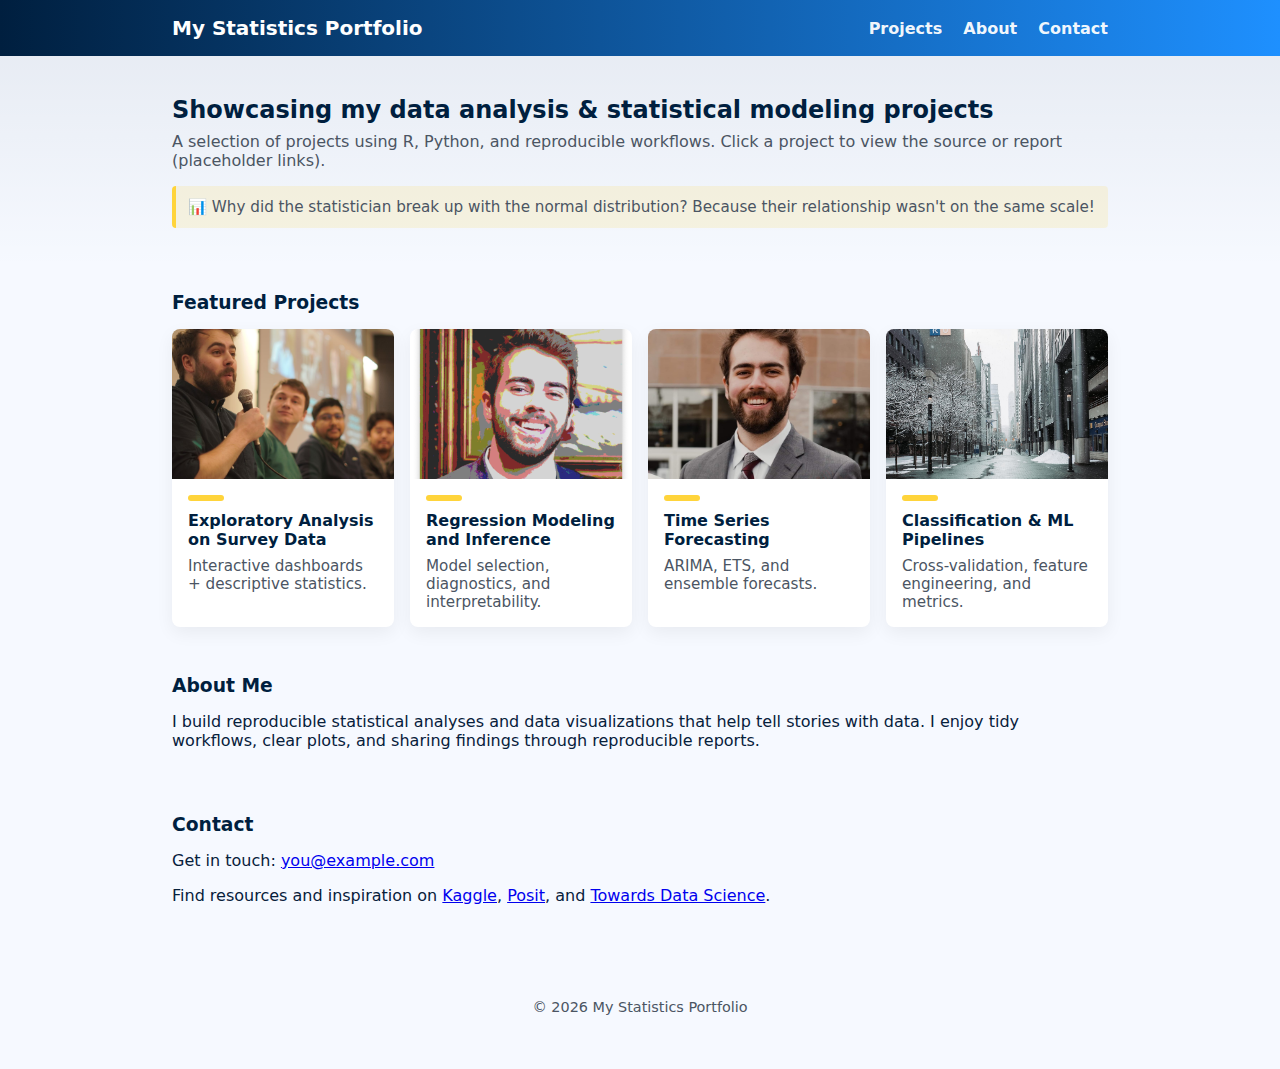
<file: index.html>
<!doctype html>
<html lang="en">
<head>
  <meta charset="utf-8">
  <meta name="viewport" content="width=device-width,initial-scale=1">
  <title>Statistics Portfolio</title>
  <link rel="stylesheet" href="styles.css">
</head>
<body>
  <header class="site-header">
    <div class="container">
      <h1 class="site-title">My Statistics Portfolio</h1>
      <nav class="main-nav">
        <a href="#projects">Projects</a>
        <a href="#about">About</a>
        <a href="#contact">Contact</a>
      </nav>
    </div>
  </header>

  <main>
    <section class="hero">
      <div class="container">
        <h2>Showcasing my data analysis & statistical modeling projects</h2>
        <p class="lead">A selection of projects using R, Python, and reproducible workflows. Click a project to view the source or report (placeholder links).</p>
        <div class="joke">📊 Why did the statistician break up with the normal distribution? Because their relationship wasn't on the same scale!</div>
      </div>
    </section>

    <section id="projects" class="projects container">
      <h3>Featured Projects</h3>
      <div class="grid">
        <article class="card">
          <a class="card-link" href="https://www.kaggle.com" target="_blank" rel="noopener noreferrer">
            <img src="Images/BYTE%20Panel.jpeg" alt="BYTE Panel project thumbnail">
            <div class="card-content">
              <h4>Exploratory Analysis on Survey Data</h4>
              <p>Interactive dashboards + descriptive statistics.</p>
            </div>
          </a>
        </article>

        <article class="card">
          <a class="card-link" href="https://posit.co" target="_blank" rel="noopener noreferrer">
            <img src="Images/ColouredHeadshot.png" alt="Coloured headshot project thumbnail">
            <div class="card-content">
              <h4>Regression Modeling and Inference</h4>
              <p>Model selection, diagnostics, and interpretability.</p>
            </div>
          </a>
        </article>

        <article class="card">
          <a class="card-link" href="https://cran.r-project.org" target="_blank" rel="noopener noreferrer">
            <img src="Images/RingPicture.JPG" alt="Ring picture project thumbnail">
            <div class="card-content">
              <h4>Time Series Forecasting</h4>
              <p>ARIMA, ETS, and ensemble forecasts.</p>
            </div>
          </a>
        </article>

        <article class="card">
          <a class="card-link" href="https://towardsdatascience.com" target="_blank" rel="noopener noreferrer">
            <img src="Images/campus%20snow.JPG" alt="Campus snow project thumbnail">
            <div class="card-content">
              <h4>Classification & ML Pipelines</h4>
              <p>Cross-validation, feature engineering, and metrics.</p>
            </div>
          </a>
        </article>
      </div>
    </section>

    <section id="about" class="about container">
      <h3>About Me</h3>
      <p>I build reproducible statistical analyses and data visualizations that help tell stories with data. I enjoy tidy workflows, clear plots, and sharing findings through reproducible reports.</p>
    </section>

    <section id="contact" class="contact container">
      <h3>Contact</h3>
      <p>Get in touch: <a href="mailto:you@example.com">you@example.com</a></p>
      <p>Find resources and inspiration on <a href="https://www.kaggle.com" target="_blank" rel="noopener noreferrer">Kaggle</a>, <a href="https://posit.co" target="_blank" rel="noopener noreferrer">Posit</a>, and <a href="https://towardsdatascience.com" target="_blank" rel="noopener noreferrer">Towards Data Science</a>.</p>
    </section>
  </main>

  <footer class="site-footer">
    <div class="container">
      <p>&copy; 2026 My Statistics Portfolio</p>
    </div>
  </footer>

  <script src="script.js"></script>
</body>
</html>
</file>
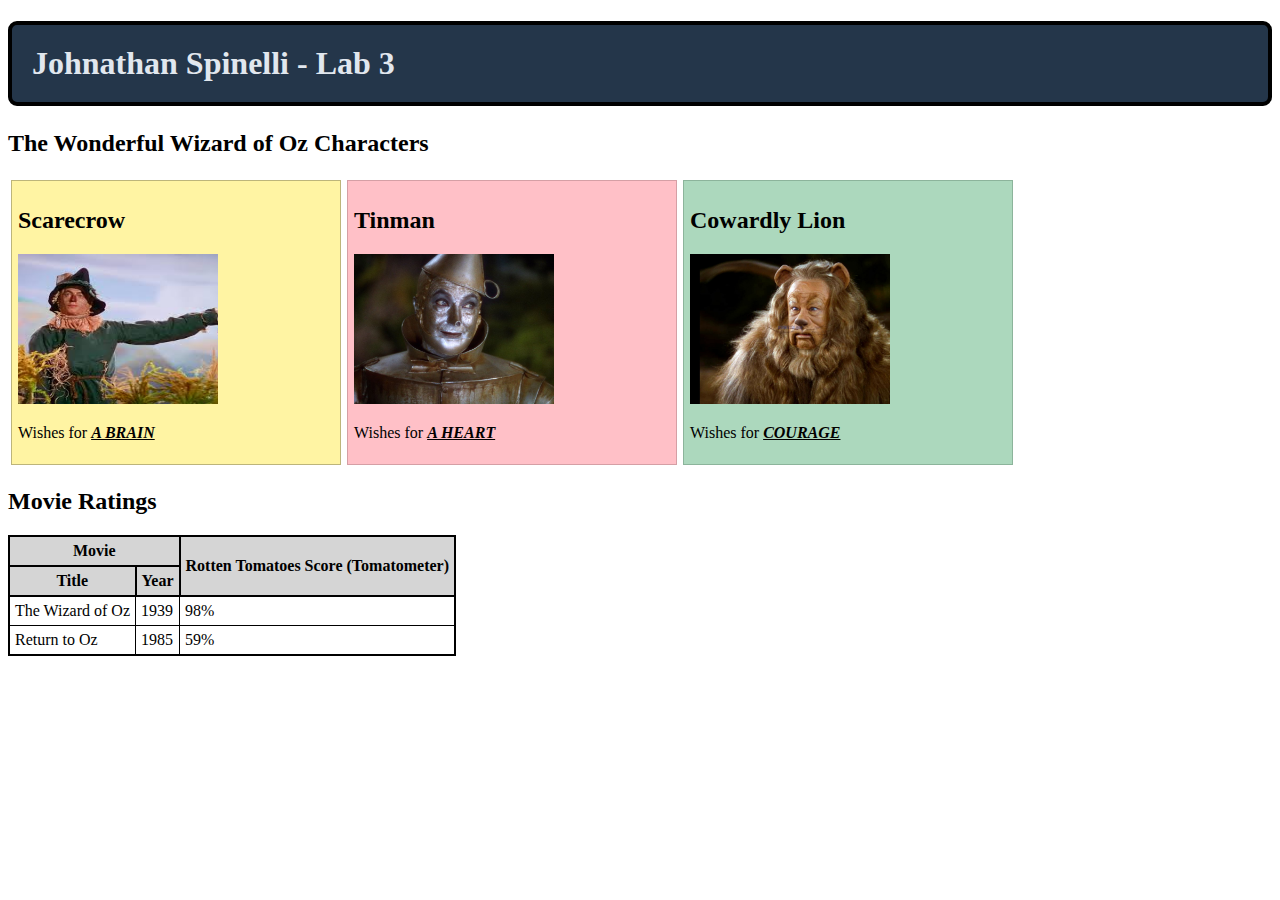
<file: Lab3/index.html>
<!DOCTYPE html>
<html lang="en">
<head>
    <meta charset="UTF-8">
    <meta name="viewport" content="width=device-width, initial-scale=1.0">
    <title>Document</title>

    <link rel="stylesheet" href="styles.css">

</head>
<body>

    <h1 class="myHeader">Johnathan Spinelli - Lab 3</h1>

    <h2>The Wonderful Wizard of Oz Characters</h2>
    
    <div class="mycontainer">

        <div style="background-color:#FFF4A3; border: 1px solid #bdb57a;">
            <h2>Scarecrow</h2>
            <img src="Images/scarecrow.jpeg" alt="Scarecrow" style="width:200px;height:150px;">
            <p>Wishes for <span class="keyword">A BRAIN</span></p>
        </div>
        
        <div style="background-color:#FFC0C7; border: 1px solid #d59fa5;">
            <h2>Tinman</h2>
            <img src="Images/tinman.jpg" alt="Tinman" style="width:200px;height:150px;">
            <p>Wishes for <span class="keyword">A HEART</span></p>
        </div>
        
        <div style="background-color:#acd8bd; border: 1px solid #8cb49b;">
            <h2>Cowardly Lion</h2>
            <img src="Images/lion.jpg" alt="Cowardly Lion" style="width:200px;height:150px;">
            <p>Wishes for <span class="keyword">COURAGE</span></p>
        </div>
    </div>

    <h2>Movie Ratings</h2>
    <table>
        <thead></thead>
            <tr>
                <th colspan="2">Movie</th>
                <th rowspan="2">Rotten Tomatoes Score (Tomatometer)</th>
            </tr>
            <tr>
                <th>Title</th>
                <th>Year</th>
            </tr>
        </thead>
        <tbody>
            <tr>
                <td>The Wizard of Oz</td>
                <td>1939</td>
                <td>98%</td>
            </tr>
            <tr>
                <td>Return to Oz</td>
                <td>1985</td>
                <td>59%</td>    
            </tr>
        </tbody>
    </table>


</body>
</html>
</file>
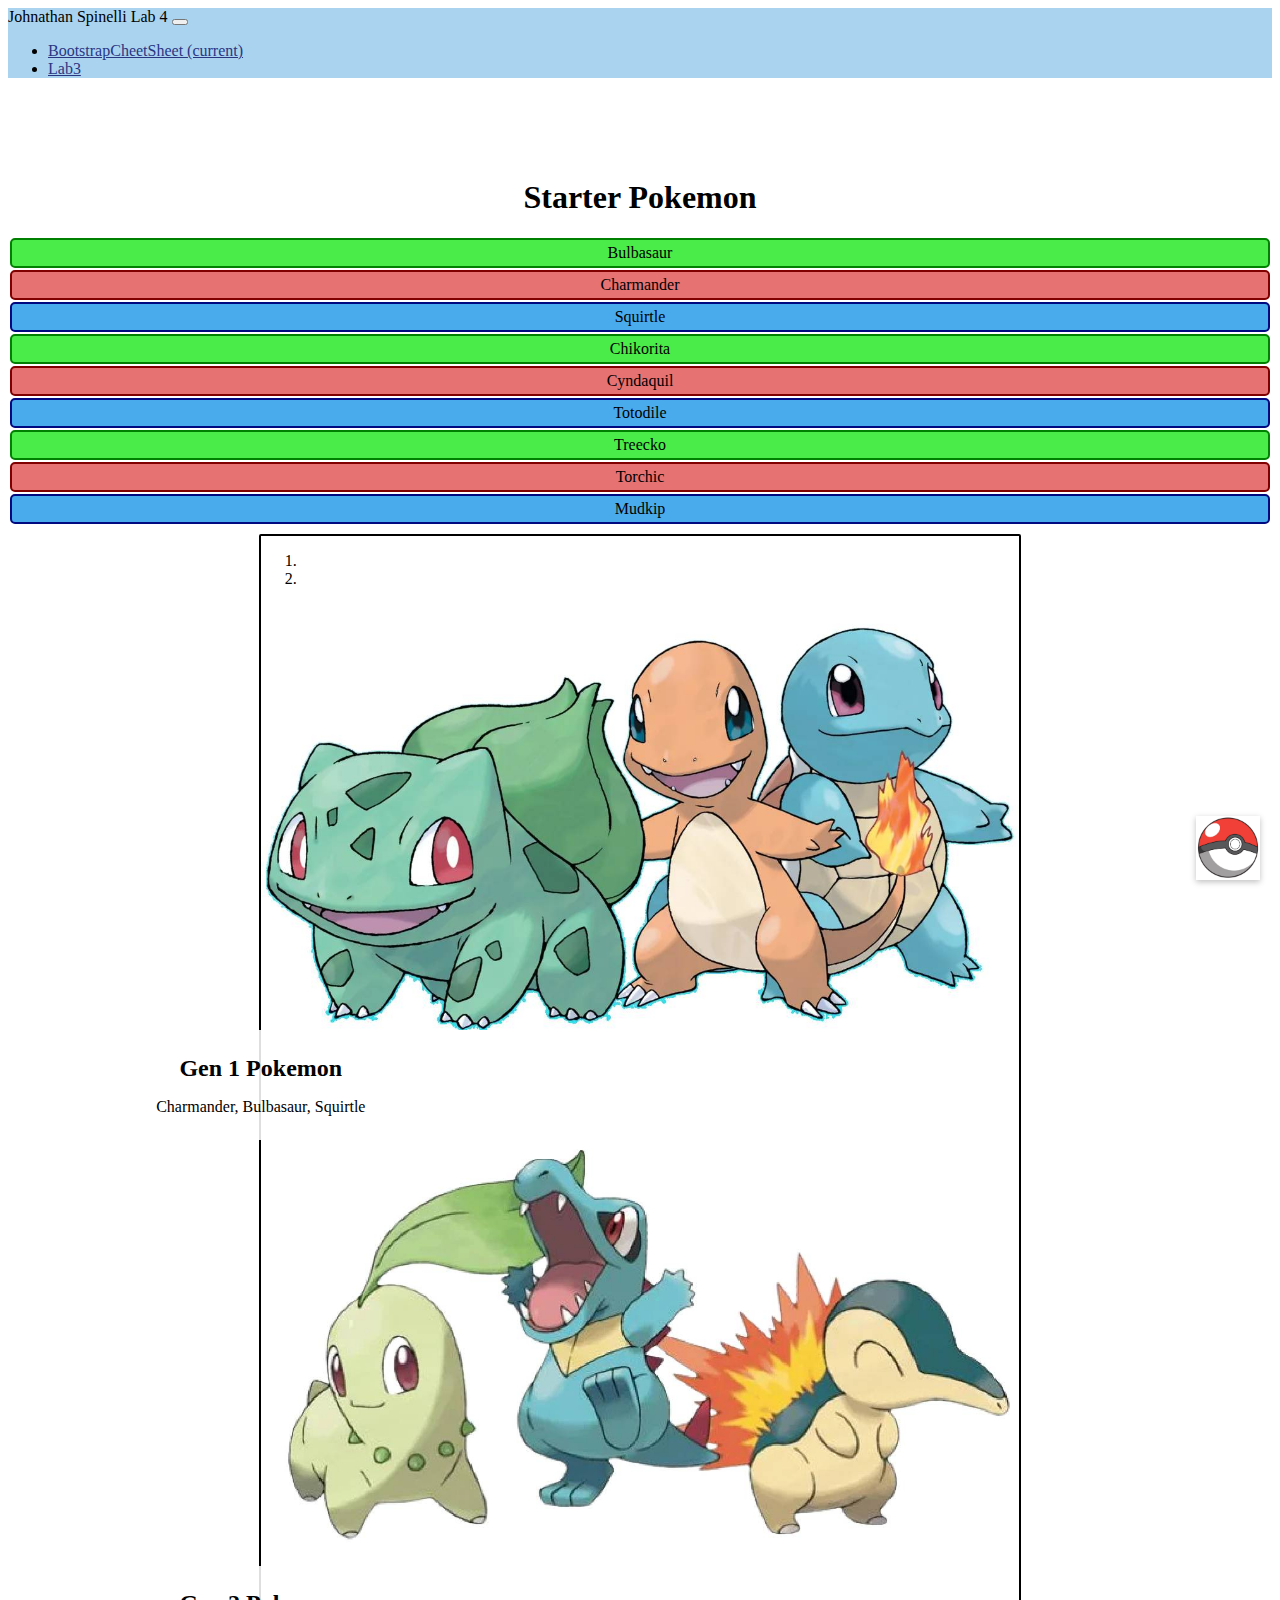
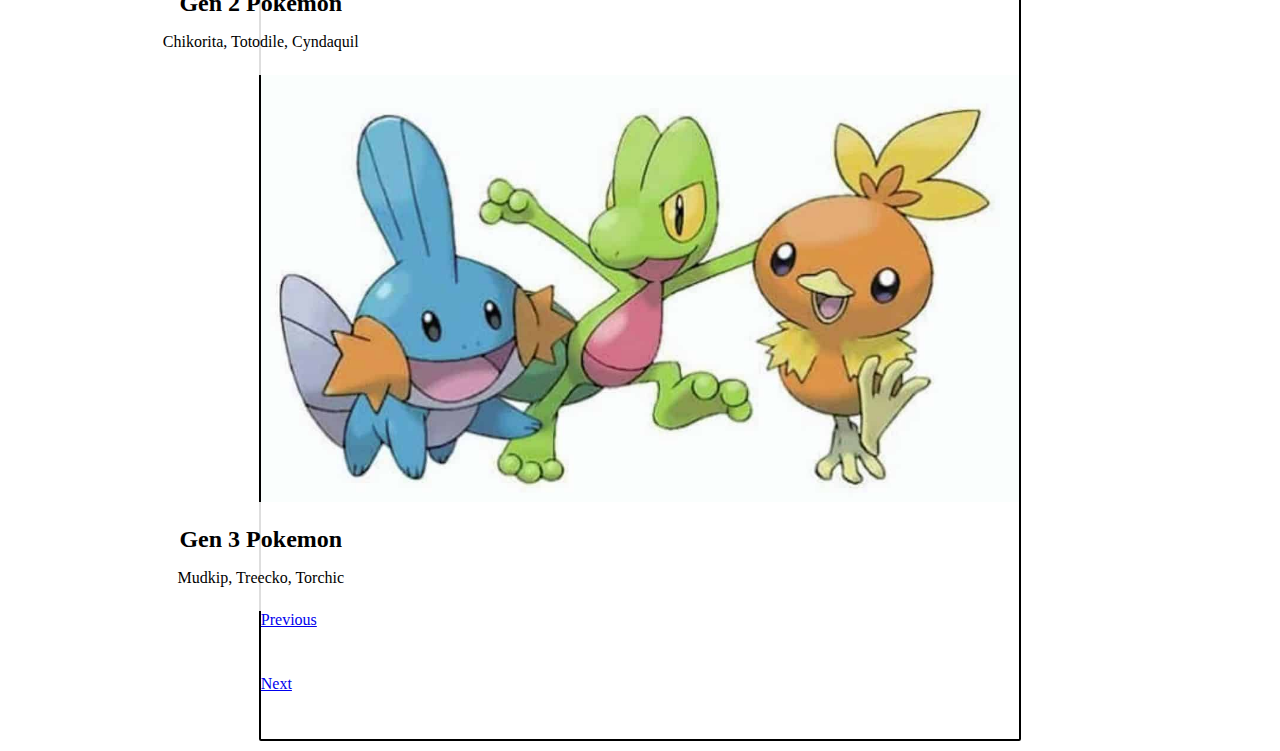
<file: Lab4/index.html>
<!DOCTYPE html>
<html lang="en">
<head>
    <meta charset="UTF-8">
    <meta name="viewport" content="width=device-width, initial-scale=1.0">
    <title>Lab4 Website</title>

    <link rel="stylesheet" href="https://cdn.jsdelivr.net/npm/bootstrap@4.1.3/dist/css/bootstrap.min.css" integrity="sha384-MCw98/SFnGE8fJT3GXwEOngsV7Zt27NXFoaoApmYm81iuXoPkFOJwJ8ERdknLPMO" crossorigin="anonymous">

    <link rel="stylesheet" href="styles.css">
</head>
<body>

    <nav class="navbar fixed-top navbar-expand-lg" style="background-color: #aad3f0;">
        <a class="navbar-brand" >Johnathan Spinelli Lab 4</a>
        <button class="navbar-toggler" type="button" data-toggle="collapse" data-target="#navbarSupportedContent" aria-controls="navbarSupportedContent" aria-expanded="false" aria-label="Toggle navigation">
            <span class="navbar-toggler-icon"></span>
        </button>

        <div class="collapse navbar-collapse" id="navbarSupportedContent">
            <ul class="navbar-nav mr-auto">
            <li class="nav-item active">
                <a class="nav-link" href="https://hackerthemes.com/bootstrap-cheatsheet/" style="color: rgb(43, 54, 131)">BootstrapCheetSheet <span class="sr-only">(current)</span></a>
            </li>
            <li class="nav-item">
                <a class="nav-link" href="https://john-spinelli.github.io/Lab3/index.html" style="color: rgb(43, 54, 131)">Lab3</a>
            </li>
            
            </ul>
            
        </div>
    </nav>

    <h1 style="padding-top: 80px; text-align: center;">Starter Pokemon</h1>

    <div class="container">

        <div class="row">    <!-- Gen 1-->
            <div class="col-sm">
                <div class="grass">Bulbasaur</div>
            </div>
            <div class="col-sm">
                <div class="fire">Charmander</div>
            </div>
            <div class="col-sm">
                <div class="water">Squirtle</div>
            </div>
        </div>

        <div class="row">    <!-- Gen 2-->
            <div class="col-sm">
                <div class="grass">Chikorita</div>
            </div>
            <div class="col-sm">
                <div class="fire">Cyndaquil</div>
            </div>
            <div class="col-sm">
                <div class="water">Totodile</div>
            </div>
        </div>

        <div class="row">    <!-- Gen 3-->
            <div class="col-sm">
                <div class="grass">Treecko</div>
            </div>
            <div class="col-sm">
                <div class="fire">Torchic</div>
            </div>
            <div class="col-sm">
                <div class="water">Mudkip</div>
            </div>
        </div>
    </div>


    <div class="carousel-wrapper">
        <div id="PokeCarouselCaptions" class="carousel slide" data-ride="carousel">
            <ol class="carousel-indicators">
            <li data-target="#PokeCarouselCaptions" data-slide-to="0" class="active"></li>
            <li data-target="#PokeCarouselCaptions" data-slide-to="1"></li>
            </ol>
            <div class="carousel-inner" role="listbox">
            <div class="carousel-item active">
                <img class="d-block w-100" data-src="holder.js/900x300?auto=yes&amp;bg=777&amp;fg=555&amp;text=Gen 1" alt="First slide [300x100]" src="Images/Gen1.jpg" data-holder-rendered="true">
                <div class="carousel-caption d-none d-md-block">
                <h1 >Gen 1 Pokemon</h1>
                <p >Charmander, Bulbasaur, Squirtle</p>
                </div>
            </div>
            <div class="carousel-item">
                <img class="d-block w-100" data-src="holder.js/900x300?auto=yes&amp;bg=777&amp;fg=555&amp;text=Gen 2" alt="Second slide [300x100]" src="Images/Gen2.jpg" data-holder-rendered="true">
                <div class="carousel-caption d-none d-md-block">
                <h1 >Gen 2 Pokemon</h1>
                <p >Chikorita, Totodile, Cyndaquil</p>
                </div>
            </div>
            <div class="carousel-item">
                <img class="d-block w-100" data-src="holder.js/900x300?auto=yes&amp;bg=777&amp;fg=555&amp;text=Gen 3" alt="Third slide [300x100]" src="Images/Gen3.jpg" data-holder-rendered="true">
                <div class="carousel-caption d-none d-md-block">
                <h1 >Gen 3 Pokemon</h1>
                <p >Mudkip, Treecko, Torchic</p>
                </div>
            </div>
            </div>
            <a class="carousel-control-prev" href="#PokeCarouselCaptions" role="button" data-slide="prev">
            <span class="carousel-control-prev-icon" aria-hidden="true"></span>
            <span class="sr-only">Previous</span>
            </a>
            <a class="carousel-control-next" href="#PokeCarouselCaptions" role="button" data-slide="next">
            <span class="carousel-control-next-icon" aria-hidden="true"></span>
            <span class="sr-only">Next</span>
            </a>
        </div>
    </div>


    <!-- Bootstrap JS, Popper.js, and jQuery -->
    <script src="https://code.jquery.com/jquery-3.3.1.slim.min.js" integrity="sha384-q8i/X+965DzO0rT7abK41JStQIAqVgRVzpbzo5smXKp4YfRvH+8abtTE1Pi6jizo" crossorigin="anonymous"></script>
    <script src="https://cdnjs.cloudflare.com/ajax/libs/popper.js/1.14.3/umd/popper.min.js" integrity="sha384-ZMP7rVo3mIykV+2+9J3UJ46jBk0WLaUAdn689aCwoqbBJiSnjAK/l8WvCWPIPm49" crossorigin="anonymous"></script>
    <script src="https://stackpath.bootstrapcdn.com/bootstrap/4.1.3/js/bootstrap.min.js" integrity="sha384-ChfqqxuZUCnJSK3+MXmPNIyE6ZbWh2IMqE241rYiqJxyMiZ6OW/JmZQ5stwEULTy" crossorigin="anonymous"></script>




    <!-- Pokeball fixed image (click or press Enter/Space to hide) -->
    <img id="pokeball" class="pokeball-fixed" src="Images/pokeball.png" alt="Pokeball" role="button" tabindex="0">

    <script>
    $(function(){
      $('#pokeball').on('click keydown', function(e){
        if (e.type === 'click') {
          var $el = $(this);
          // fade using CSS - change its opacity and scale down
          $el.css({'opacity': 0, 'transform': 'scale(0.2)'});  // does the given changes according to CSS speeds
          setTimeout(function(){ $el.remove(); }, 2000);
        }
      });
    });
    </script>

</body>
</html>
</file>
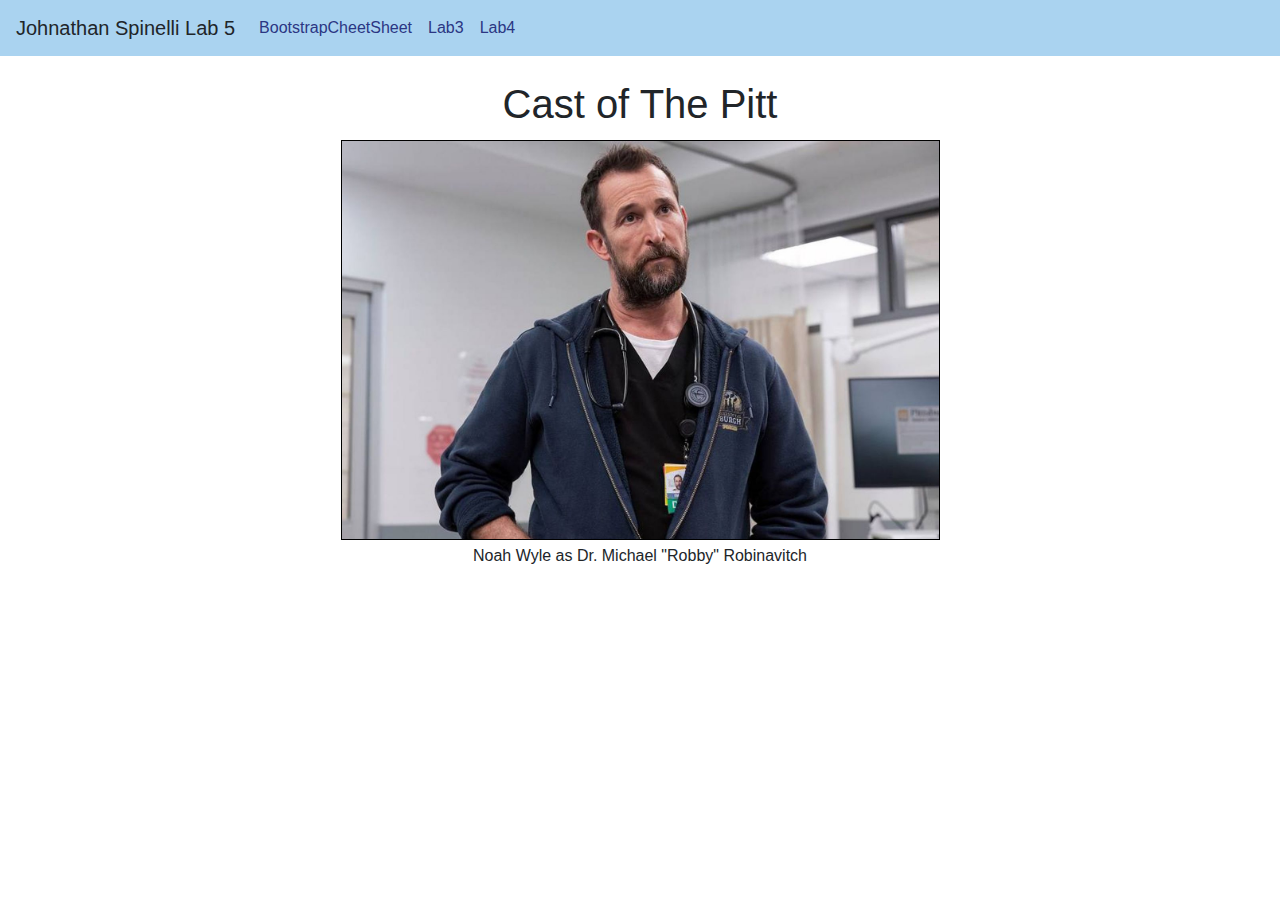
<file: Lab5/index.html>
<!DOCTYPE html>
<html lang="en">
<head>
    <meta charset="UTF-8">
    <meta name="viewport" content="width=device-width, initial-scale=1.0">
    <title>Lab 5</title>

    <link rel="stylesheet" href="https://maxcdn.bootstrapcdn.com/bootstrap/4.0.0/css/bootstrap.min.css">
    <script src="https://code.jquery.com/jquery-3.3.1.min.js"></script>
    <script src="https://maxcdn.bootstrapcdn.com/bootstrap/4.0.0/js/bootstrap.min.js"></script>

    <link rel="stylesheet" href="styles.css">
    <script src="script.js"></script>

</head>


<body>

    <nav class="navbar fixed-top navbar-expand-lg navbar-light" style="background-color: #aad3f0;">
        <a class="navbar-brand" >Johnathan Spinelli Lab 5</a>
        <button class="navbar-toggler" type="button" data-toggle="collapse" data-target="#navbarSupportedContent" aria-controls="navbarSupportedContent" aria-expanded="false" aria-label="Toggle navigation">
            <span class="navbar-toggler-icon"></span>
        </button>

        <div class="collapse navbar-collapse" id="navbarSupportedContent">
            <ul class="navbar-nav mr-auto">
            <li class="nav-item active">
                <a class="nav-link" href="https://hackerthemes.com/bootstrap-cheatsheet/" style="color: rgb(43, 54, 131)">BootstrapCheetSheet <span class="sr-only">(current)</span></a>
            </li>
            <li class="nav-item">
                <a class="nav-link" href="https://john-spinelli.github.io/Lab3/index.html" style="color: rgb(43, 54, 131)">Lab3</a>
            </li>
            <li class="nav-item">
                <a class="nav-link" href="https://john-spinelli.github.io/Lab4/index.html" style="color: rgb(43, 54, 131)">Lab4</a>
            </li>
            
            </ul>
            
        </div>
    </nav>

    <h1 style="padding-top: 80px; text-align: center;">Cast of The Pitt</h1>

    <div class="cycle-image-wrap">
        <img src="Images/1_NoahWyle.jpg" id="actor" class="cycle-image" alt="Cycling Image">
    </div>

    <p class="img-caption" id="actor-desc">Noah Wyle as Dr. Robbie</p>

</body>
</html>
</file>
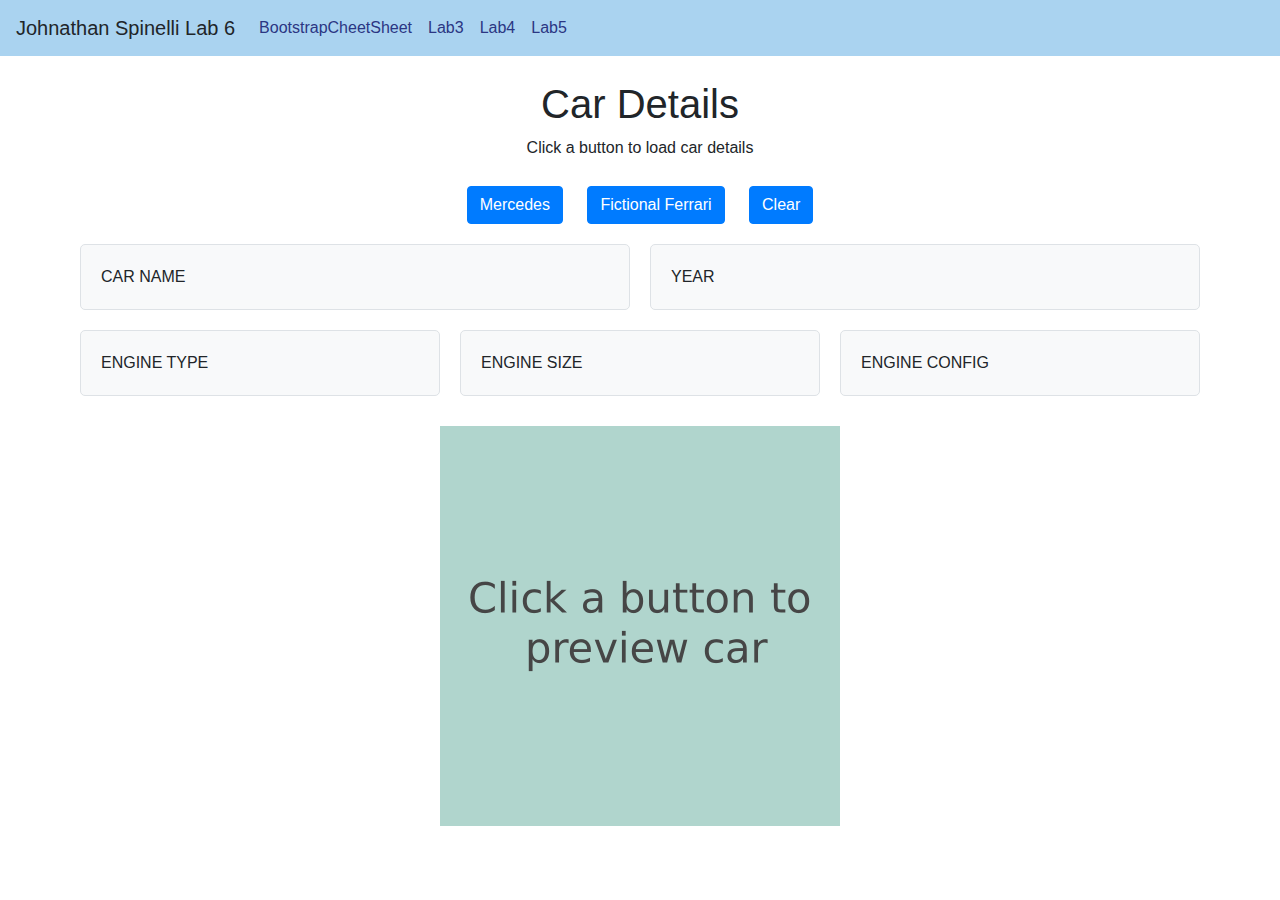
<file: Lab6/index.html>
<!DOCTYPE html>
<html lang="en">
<head>
    <meta charset="UTF-8">
    <meta name="viewport" content="width=device-width, initial-scale=1.0">
    <title>Lab 5</title>

    <link rel="stylesheet" href="https://maxcdn.bootstrapcdn.com/bootstrap/4.0.0/css/bootstrap.min.css">
    <script src="https://code.jquery.com/jquery-3.3.1.min.js"></script>
    <script src="https://maxcdn.bootstrapcdn.com/bootstrap/4.0.0/js/bootstrap.min.js"></script>

    <script src="myScript.js"></script>

    <link rel="stylesheet" href="styles.css">

</head>


<body>

    <nav class="navbar fixed-top navbar-expand-lg navbar-light" style="background-color: #aad3f0;">
        <a class="navbar-brand" >Johnathan Spinelli Lab 6</a>
        <button class="navbar-toggler" type="button" data-toggle="collapse" data-target="#navbarSupportedContent" aria-controls="navbarSupportedContent" aria-expanded="false" aria-label="Toggle navigation">
            <span class="navbar-toggler-icon"></span>
        </button>

        <div class="collapse navbar-collapse" id="navbarSupportedContent">
            <ul class="navbar-nav mr-auto">
            <li class="nav-item active">
                <a class="nav-link" href="https://hackerthemes.com/bootstrap-cheatsheet/" style="color: rgb(43, 54, 131)">BootstrapCheetSheet <span class="sr-only">(current)</span></a>
            </li>
            <li class="nav-item">
                <a class="nav-link" href="https://john-spinelli.github.io/Lab3/index.html" style="color: rgb(43, 54, 131)">Lab3</a>
            </li>
            <li class="nav-item">
                <a class="nav-link" href="https://john-spinelli.github.io/Lab4/index.html" style="color: rgb(43, 54, 131)">Lab4</a>
            </li>
            <li class="nav-item">
                <a class="nav-link" href="https://john-spinelli.github.io/Lab5/index.html" style="color: rgb(43, 54, 131)">Lab5</a>
            </li>
            
            </ul>
            
        </div>
    </nav>

    <h1 style="padding-top: 80px; text-align: center;">Car Details</h1>

    <p style="text-align: center;">Click a button to load car details</p>

    <div class="text-center">
        <button id="loadCarDetails" class="btn btn-primary" style="margin: 10px;" onclick="loadCar('mercedes.json')">Mercedes</button>
        <button id="loadCarDetails" class="btn btn-primary" style="margin: 10px;" onclick="loadCar('ferrari.json')">Fictional Ferrari</button>
        <button id="loadCarDetails" class="btn btn-primary" style="margin: 10px;" onclick="clearGrid()">Clear</button>
    </div>

    <!-- Equal width cols, same on all screen sizes -->
    <div class="container">
        <div class="row" id="row1">
            <div class="col my-col" id="name-col">
                CAR NAME
            </div>
            <div class="col my-col" id="year-col">
                YEAR
            </div>
        </div>

        <div class="row" id="row2">
            <div class="col my-col" id="engine-type-col">
                ENGINE TYPE
            </div>
            <div class="col my-col" id="engine-size-col">
                ENGINE SIZE
            </div>
            <div class="col my-col" id="engine-config-col">
                ENGINE CONFIG
            </div>
        </div>
    </div>

    <img src="no_car.png" id="car-image" style="display: block; margin: 20px auto; height: 400px; width: auto; " alt="Car Image">

</body>
</html>
</file>
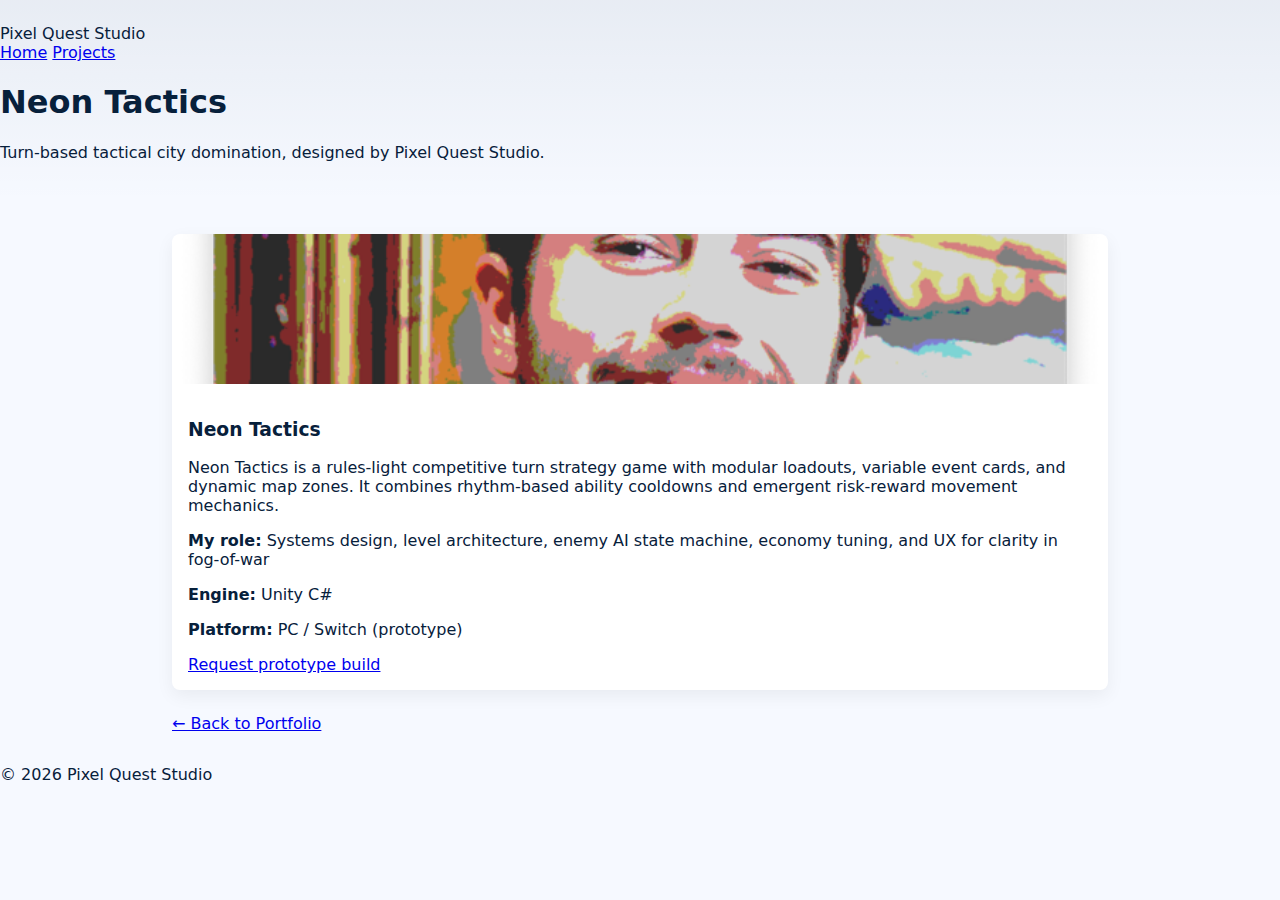
<file: neon-tactics.html>
<!DOCTYPE html>
<html lang="en">
<head>
  <meta charset="UTF-8" />
  <meta name="viewport" content="width=device-width, initial-scale=1.0" />
  <title>Neon Tactics - Pixel Quest Studio</title>
  <link rel="stylesheet" href="styles.css" />
</head>
<body>
  <div class="glitch-bg"></div>

  <header class="hero">
    <div class="topbar">
      <div class="brand">Pixel Quest Studio</div>
      <nav class="topnav">
        <a href="index.html">Home</a>
        <a href="index.html#projects" class="active">Projects</a>
      </nav>
    </div>
    <h1>Neon Tactics</h1>
    <p>Turn-based tactical city domination, designed by Pixel Quest Studio.</p>
  </header>

  <main class="container">
    <section class="project-detail">
      <div class="grid">
        <article class="card" style="min-height: auto;">
          <img src="Images/ColouredHeadshot.png" alt="Neon Tactics Screenshot" />
          <div style="padding:1rem;">
            <h3>Neon Tactics</h3>
            <p>Neon Tactics is a rules-light competitive turn strategy game with modular loadouts, variable event cards, and dynamic map zones. It combines rhythm-based ability cooldowns and emergent risk-reward movement mechanics.</p>
            <p><strong>My role:</strong> Systems design, level architecture, enemy AI state machine, economy tuning, and UX for clarity in fog-of-war</p>
            <p><strong>Engine:</strong> Unity C#</p>
            <p><strong>Platform:</strong> PC / Switch (prototype)</p>
            <a class="cta" href="mailto:youremail@example.com?subject=Neon%20Tactics%20Inquiry">Request prototype build</a>
          </div>
        </article>
      </div>
    </section>

    <section class="project-links" style="margin-top: 1.5rem;">
      <a class="cta" href="index.html">← Back to Portfolio</a>
    </section>
  </main>

  <footer>
    <p>© 2026 Pixel Quest Studio</p>
  </footer>
</body>
</html>
</file>
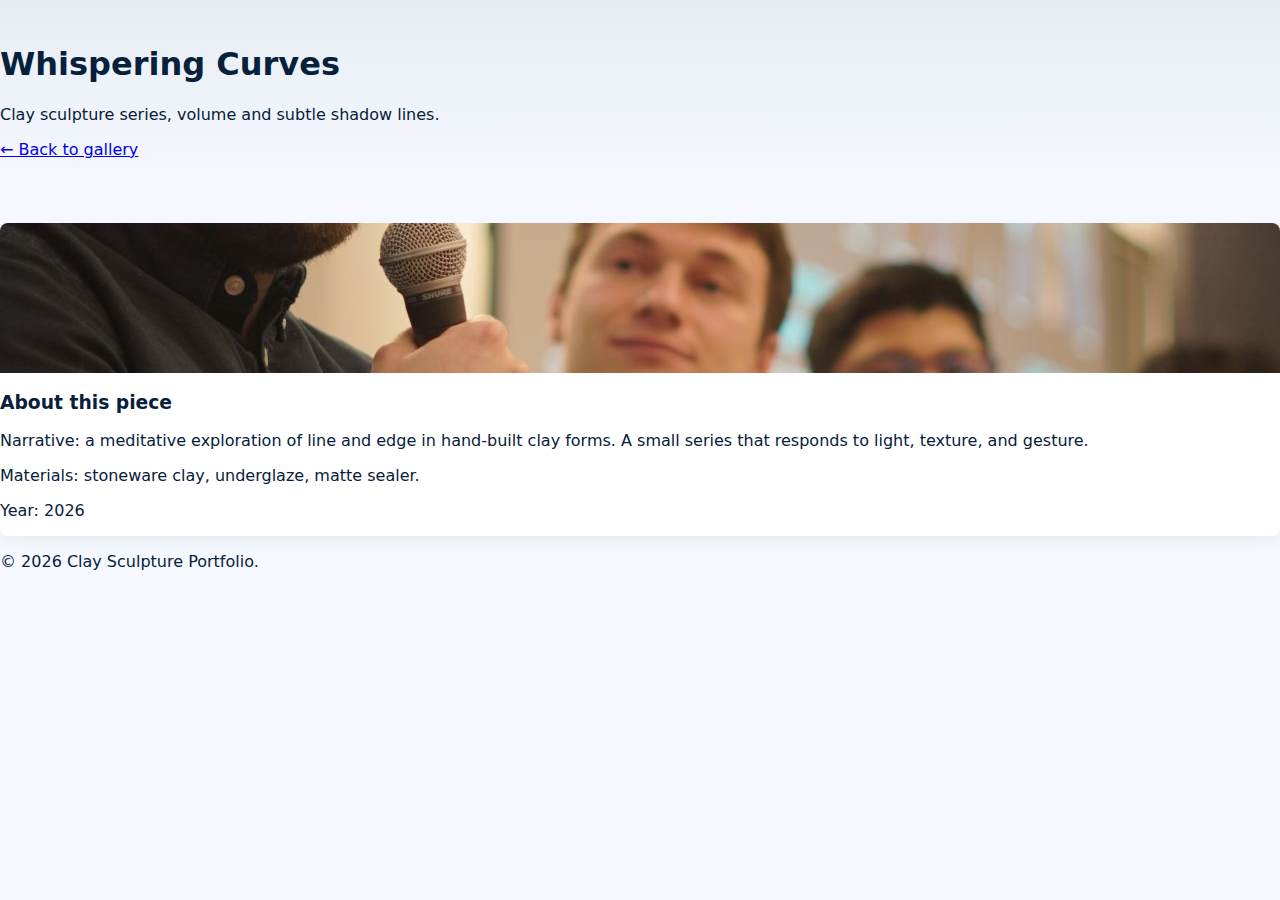
<file: project-1.html>
<!DOCTYPE html>
<html lang="en">
<head>
  <meta charset="UTF-8" />
  <meta name="viewport" content="width=device-width, initial-scale=1.0" />
  <title>Whispering Curves - Clay Sculpture</title>
  <link rel="stylesheet" href="styles.css" />
</head>
<body>
  <header class="hero">
    <div class="hero-inner">
      <h1>Whispering Curves</h1>
      <p>Clay sculpture series, volume and subtle shadow lines.</p>
      <p><a href="index.html">← Back to gallery</a></p>
    </div>
  </header>

  <main>
    <section class="grid" style="margin-top: 24px;">
      <div class="card" style="cursor: default;">
        <img src="Images/BYTE Panel.jpeg" alt="Whispering Curves" />
        <div class="card-info">
          <h3>About this piece</h3>
          <p>Narrative: a meditative exploration of line and edge in hand-built clay forms.
          A small series that responds to light, texture, and gesture.</p>
          <p>Materials: stoneware clay, underglaze, matte sealer.</p>
          <p>Year: 2026</p>
        </div>
      </div>
    </section>
  </main>

  <footer>
    <p>© 2026 Clay Sculpture Portfolio.</p>
  </footer>
</body>
</html>
</file>
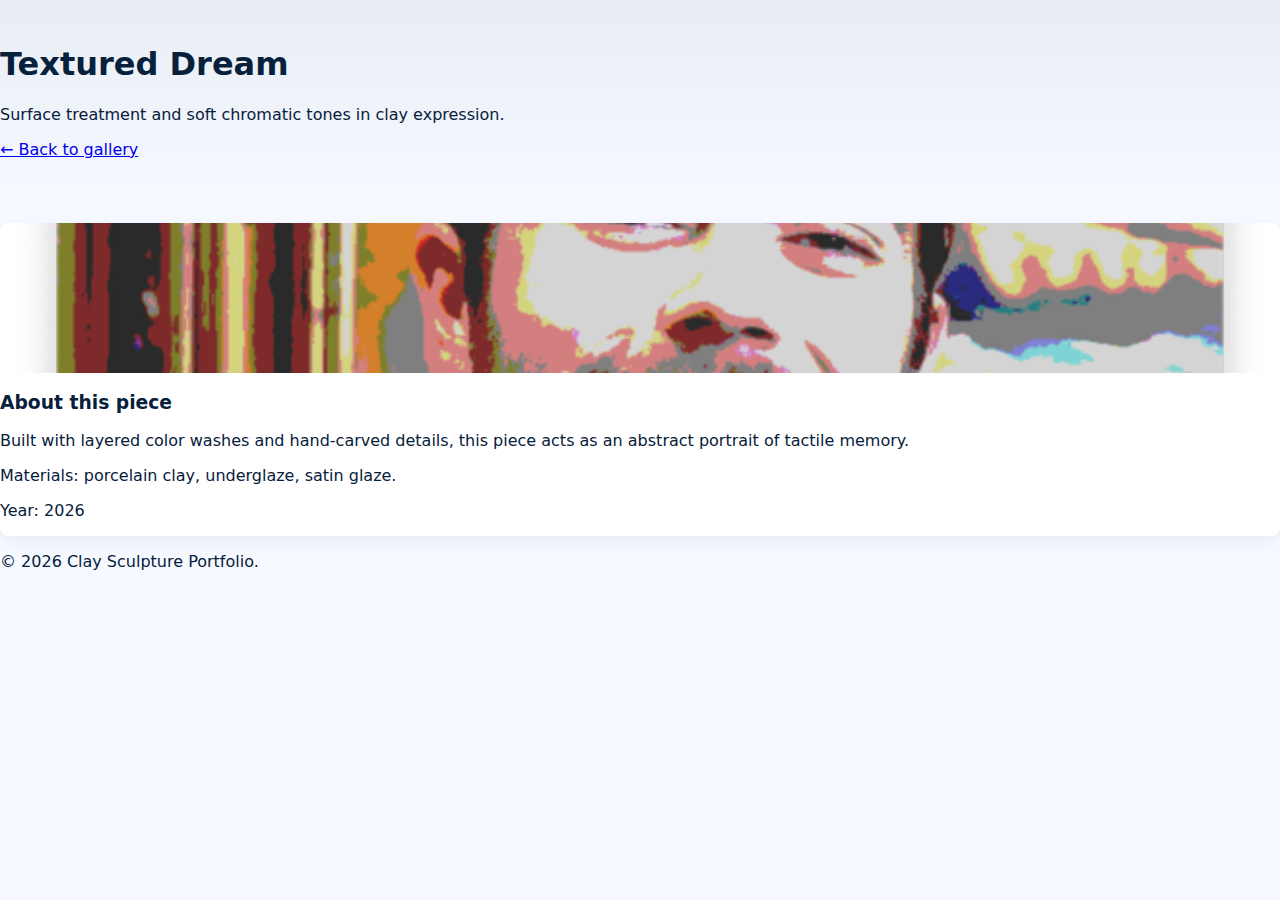
<file: project-2.html>
<!DOCTYPE html>
<html lang="en">
<head>
  <meta charset="UTF-8" />
  <meta name="viewport" content="width=device-width, initial-scale=1.0" />
  <title>Textured Dream - Clay Sculpture</title>
  <link rel="stylesheet" href="styles.css" />
</head>
<body>
  <header class="hero">
    <div class="hero-inner">
      <h1>Textured Dream</h1>
      <p>Surface treatment and soft chromatic tones in clay expression.</p>
      <p><a href="index.html">← Back to gallery</a></p>
    </div>
  </header>

  <main>
    <section class="grid" style="margin-top: 24px;">
      <div class="card" style="cursor: default;">
        <img src="Images/ColouredHeadshot.png" alt="Textured Dream" />
        <div class="card-info">
          <h3>About this piece</h3>
          <p>Built with layered color washes and hand-carved details, this piece acts as an abstract portrait of tactile memory.</p>
          <p>Materials: porcelain clay, underglaze, satin glaze.</p>
          <p>Year: 2026</p>
        </div>
      </div>
    </section>
  </main>

  <footer>
    <p>© 2026 Clay Sculpture Portfolio.</p>
  </footer>
</body>
</html>
</file>
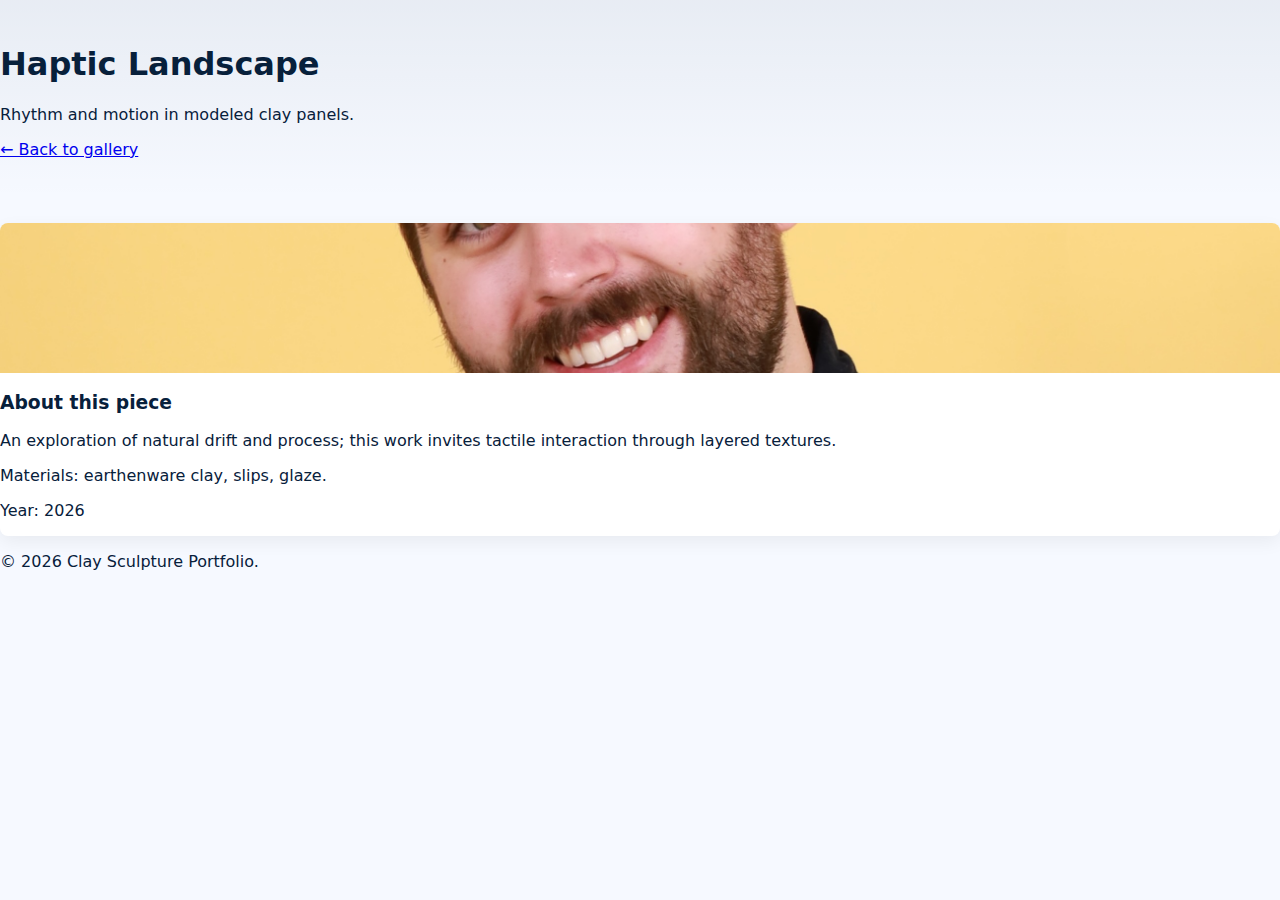
<file: project-3.html>
<!DOCTYPE html>
<html lang="en">
<head>
  <meta charset="UTF-8" />
  <meta name="viewport" content="width=device-width, initial-scale=1.0" />
  <title>Haptic Landscape - Clay Sculpture</title>
  <link rel="stylesheet" href="styles.css" />
</head>
<body>
  <header class="hero">
    <div class="hero-inner">
      <h1>Haptic Landscape</h1>
      <p>Rhythm and motion in modeled clay panels.</p>
      <p><a href="index.html">← Back to gallery</a></p>
    </div>
  </header>

  <main>
    <section class="grid" style="margin-top: 24px;">
      <div class="card" style="cursor: default;">
        <img src="Images/Headshot2.jpeg" alt="Haptic Landscape" />
        <div class="card-info">
          <h3>About this piece</h3>
          <p>An exploration of natural drift and process; this work invites tactile interaction through layered textures.</p>
          <p>Materials: earthenware clay, slips, glaze.</p>
          <p>Year: 2026</p>
        </div>
      </div>
    </section>
  </main>

  <footer>
    <p>© 2026 Clay Sculpture Portfolio.</p>
  </footer>
</body>
</html>
</file>
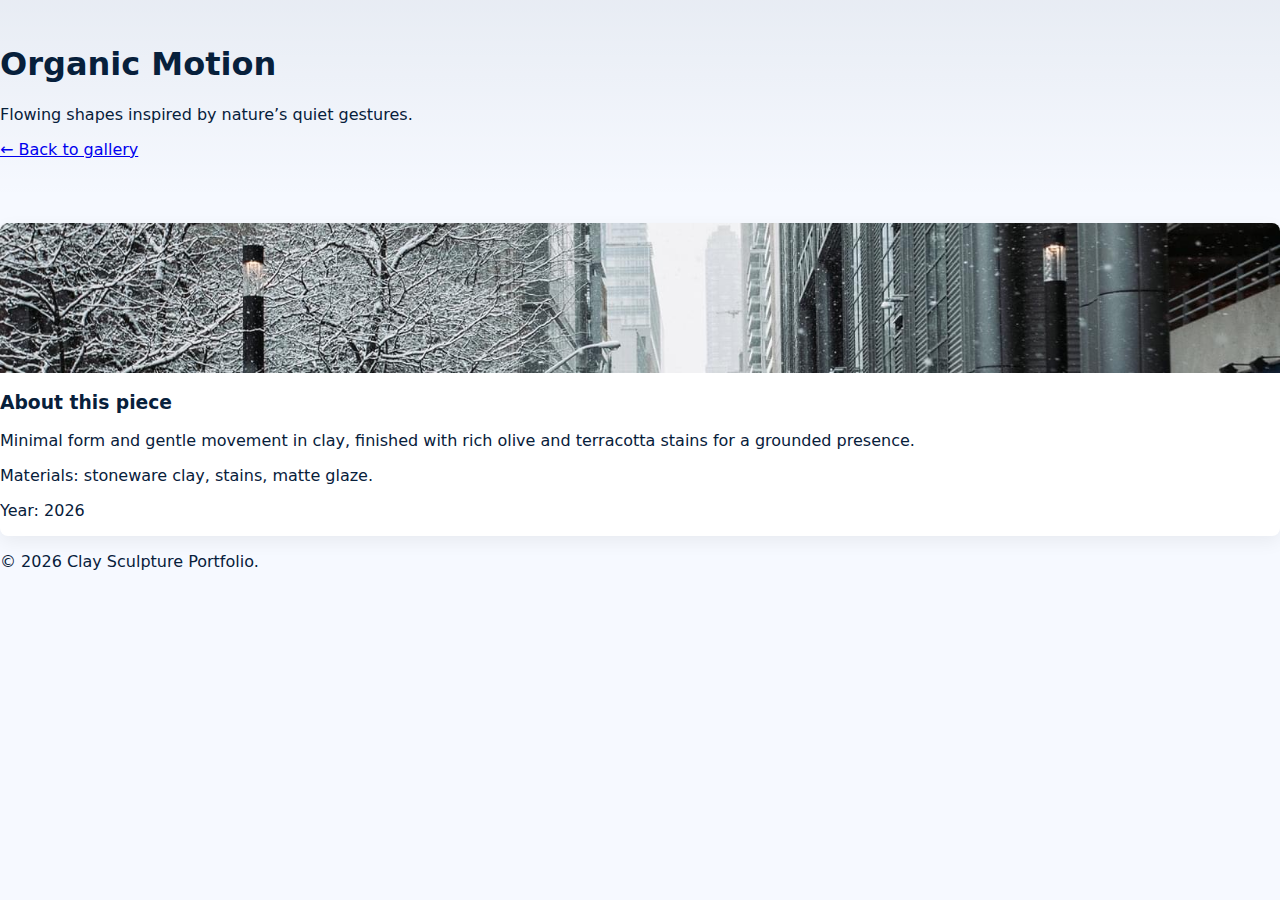
<file: project-4.html>
<!DOCTYPE html>
<html lang="en">
<head>
  <meta charset="UTF-8" />
  <meta name="viewport" content="width=device-width, initial-scale=1.0" />
  <title>Organic Motion - Clay Sculpture</title>
  <link rel="stylesheet" href="styles.css" />
</head>
<body>
  <header class="hero">
    <div class="hero-inner">
      <h1>Organic Motion</h1>
      <p>Flowing shapes inspired by nature’s quiet gestures.</p>
      <p><a href="index.html">← Back to gallery</a></p>
    </div>
  </header>

  <main>
    <section class="grid" style="margin-top: 24px;">
      <div class="card" style="cursor: default;">
        <img src="Images/campus snow.JPG" alt="Organic Motion" />
        <div class="card-info">
          <h3>About this piece</h3>
          <p>Minimal form and gentle movement in clay, finished with rich olive and terracotta stains for a grounded presence.</p>
          <p>Materials: stoneware clay, stains, matte glaze.</p>
          <p>Year: 2026</p>
        </div>
      </div>
    </section>
  </main>

  <footer>
    <p>© 2026 Clay Sculpture Portfolio.</p>
  </footer>
</body>
</html>
</file>
<file: styles.css>
/* Theme colors */
:root{
  --navy: #001f3f;
  --blue: #1e90ff;
  --yellow: #ffd43b;
  --bg: #f6f9ff;
  --muted: #4b5563;
}

*{box-sizing:border-box}
body{font-family:Inter, system-ui, -apple-system, "Segoe UI", Roboto, "Helvetica Neue", Arial; margin:0; color:#07203b; background:var(--bg); -webkit-font-smoothing:antialiased}
.container{max-width:1000px;margin:0 auto;padding:1rem 2rem}

.site-header{background:linear-gradient(90deg,var(--navy),var(--blue)); color:white}
.site-header .container{display:flex;align-items:center;justify-content:space-between;padding:1rem 2rem}
.site-title{margin:0;font-size:1.25rem}
.main-nav a{color:rgba(255,255,255,0.95);text-decoration:none;margin-left:1rem;font-weight:600}
.main-nav a:hover, .main-nav a:focus{text-decoration:underline}

.hero{padding:1.5rem 0;background:linear-gradient(180deg, rgba(0,31,63,0.06), transparent)}
.hero h2{color:var(--navy);margin:0 0 .5rem}
.lead{color:var(--muted);margin-top:0}

.projects h3, .about h3, .contact h3{color:var(--navy);margin-top:0;margin-bottom:.75rem}
.projects, .about, .contact{padding:1.5rem 2rem}
.joke{margin-top:.75rem;padding:.75rem;background:rgba(255,212,59,0.15);border-left:4px solid var(--yellow);border-radius:4px;font-size:.95rem;color:var(--muted)}
.grid{display:grid;grid-template-columns:repeat(auto-fit,minmax(220px,1fr));gap:1rem;margin-top:1rem}
.card{background:white;border-radius:8px;overflow:hidden;box-shadow:0 6px 18px rgba(2,6,23,0.06);transition:transform .18s ease, box-shadow .18s ease}
.card:focus-within, .card:hover{transform:translateY(-6px);box-shadow:0 18px 40px rgba(2,6,23,0.08)}
.card img{width:100%;height:150px;object-fit:cover;display:block}
.card-content{padding:1rem}
.card-content h4{margin:.25rem 0 .5rem;color:var(--navy)}
.card-content p{margin:0;color:var(--muted);font-size:.95rem}
.card-link{color:inherit;text-decoration:none;display:block}

/* Yellow accent ribbon */
.card-content::before{content:"";display:block;width:36px;height:6px;background:var(--yellow);border-radius:6px;margin-bottom:.6rem}

.site-footer{padding:1.5rem 0;text-align:center;color:var(--muted);font-size:.9rem}

/* Responsive tweaks */
@media (max-width:600px){
  .site-header .container{flex-direction:column;align-items:flex-start}
  .main-nav{margin-top:.5rem}
}

/* Accessibility focus */
a:focus{outline:3px solid rgba(30,144,255,0.18);outline-offset:3px}
</file>
<file: Lab3/styles.css>
.myHeader {
    font-size: 2rem;
    background-color: #24364a;
    color: #e1e7ee;
    margin-bottom: 24px;
    padding: 20px;
    border: 4px solid #000000;
    border-radius: 9px;
}


div.mycontainer {
    width:100%;
    overflow:auto;
}
div.mycontainer div {
    width:25%;  
    float:left;
    padding: 6px;
    margin: 3px;
}

.keyword {
    color: #020000;
    font-weight: bold;
    font-style: italic;
    text-decoration: underline;
}

table, th {
    border: 2px solid black; 
    border-collapse: collapse;
    padding: 5px;
    background-color: #d5d5d5;
}

td {
    border: 1px solid black; 
    border-collapse: collapse;
    padding: 5px;
    background-color: #ffffff;
}
</file>
<file: Lab4/styles.css>
/* Styles for grid - Pokemon types */

.grass {
    color: #020000;
    background-color: rgb(74, 236, 74);
    border: #008000 solid 2px;
    border-radius: 5px;
    padding: 4px;
    margin: 2px;
    text-align: center;
}

.fire {
    color: #000000;
    background-color: rgb(230, 114, 114);
    border: #800000 solid 2px;
    border-radius: 5px;
    padding: 4px;
    margin: 2px;
    text-align: center;
}

.water {
    color: #000000;
    background-color: rgb(74, 171, 236);
    border: #000980 solid 2px;
    border-radius: 5px;
    padding: 4px;
    margin: 2px;
    text-align: center;
}


/* Styles for Carousel with captions */

/* Carousel wrapper to limit width and center it */
.carousel-wrapper {
    width: 90%;
    max-width: 1100px;
    min-width: 600px; /* safe minimum */
    margin: 10px auto;
    border: black 2px solid;
    border-radius: 2px;
}

/* Image formatting */
.carousel-wrapper .carousel-item img {
    width: 100%;
    height: auto;
    object-fit: cover;
    display: block;
}

/* Caption text formatting */
.carousel-wrapper .p{
    font-size: 1.1em;
    font-weight: bold;
}


/* Formatting the default behaviour for captions in the carousel */
#PokeCarouselCaptions .carousel-caption {
  left: 50%;
  right: auto;
  transform: translateX(-50%); /* centers the caption */
  width: 40%;                  /* controls width of the caption box */
  max-width: 600px;
  background: rgba(255, 255, 255, 0.871);   /* white box behind text, alpha */
  color: #000;
  padding: 0.5rem 1rem;
  border-radius: 10px;
  text-align: center;
}

#PokeCarouselCaptions .carousel-caption h1 {
  font-size: 1.5rem;
  font-weight: bold;
}

/* Make it responsive (page min width is 800px) */
@media (max-width: 799px) {
  #carouselExampleCaptions .carousel-caption {
    width: 90%;
    max-width: none;
  }
}

/* Responsive size - change sizes at 800px and 1200px */
@media (min-width: 800px) {
    .carousel-wrapper {
        width: 75%;
    }
}
@media (min-width: 1200px) {
    .carousel-wrapper {
        width: 60%;
    }
}

/* Make carousel arrows dark grey instead of white */
.carousel-control-prev-icon,
.carousel-control-next-icon {
  /* SVG icon with slightly darker grey fill (#222) */
  background-image: url("data:image/svg+xml;charset=utf8,%3Csvg xmlns='http://www.w3.org/2000/svg' fill='%23222' viewBox='0 0 8 8'%3E%3Cpath d='M4.146 0.146a.5.5 0 1 1 .708.708L1.707 4l3.147 3.146a.5.5 0 0 1-.708.708l-3.5-3.5a.5.5 0 0 1 0-.708l3.5-3.5z'/%3E%3C/svg%3E");
  background-size: 1.5rem 1.5rem;
  background-repeat: no-repeat;
  background-position: center;
}

/* Flip the next icon so it points right */
.carousel-control-next-icon {
  transform: rotate(180deg);
}


/* Circular box around the icon, click to navigate */
.carousel-control-prev, .carousel-control-next {
  width: 4rem;
  height: 4rem;
  border-radius: 50%;
  display: flex;
  top: 50%;                         /* vertically center */ 
  z-index: 2;
}

/* Ensure controls remain visible on darker images */

/* Normal colour */
.carousel-control-prev, .carousel-control-next {
  background-color: rgba(255, 255, 255, 0.8);
}
/* Hover colour */
.carousel-control-prev:hover, .carousel-control-next:hover {
  background-color: rgba(255, 255, 255, 0.919);
}

/* Pokeball image, fixed bottom-right */
.pokeball-fixed {
  position: fixed;      /* fixed position */
  right: 20px;          /* position on the screen - bottom pixels from bottom right corner */
  bottom: 20px;
  width: 64px;
  height: auto;
  cursor: pointer;
  z-index: 9999;
  transition: opacity 1s ease, transform 0.9s ease;     /* describes how transitions behave - values must be specified later */
  box-shadow: 0 2px 6px rgba(0,0,0,0.25);           /* surrounding shadow */
}
.pokeball-fixed:active { transform: scale(0.95); }  /* when clicked, scale down a bit */


@media (max-width: 400px) {     /* experimenting with making other objects grow/shrink based on screen size */
  .pokeball-fixed { width: 48px; right: 12px; bottom: 12px; }
}
</file>
<file: Lab5/styles.css>
.cycle-image-wrap{
    width: auto;
    display: flex;
    justify-content: center; /* Centers horizontally */
    align-items: center;
}

.cycle-image-wrap img {
    height: 400px;
    width: auto;
    object-fit: contain; /* Ensures the image fits within the container without distortion */
    border: 1px solid black;
    margin: 4px;
}


.img-caption{
    display: flex;
    justify-content: center; /* Centers horizontally */
    align-items: center;
}
</file>
<file: Lab6/styles.css>
.my-col {

    background-color: #f8f9fa;
    border: 1px solid #dee2e6;
    padding: 20px;
    margin: 10px;
    border-radius: 5px;
}
</file>
